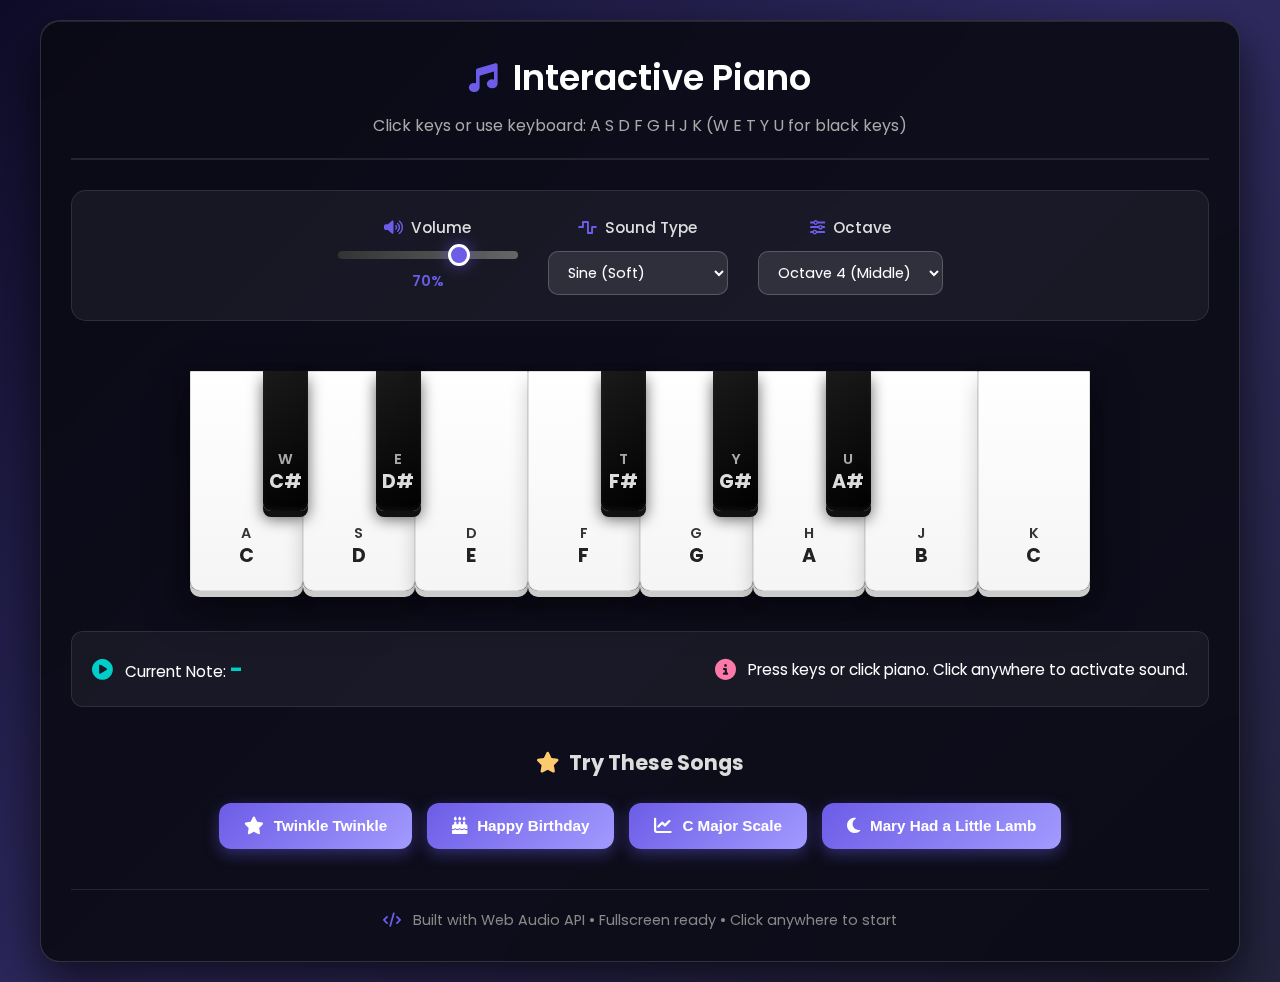
<file: piano/piano.html>
<!doctype html>
<html lang="en">
  <head>
    <meta charset="UTF-8" />
    <meta
      name="viewport"
      content="width=device-width, initial-scale=1.0, maximum-scale=2.0"
    />
    <title>Interactive Piano</title>
    <link rel="stylesheet" href="piano.css" />
    <link
      href="https://fonts.googleapis.com/css2?family=Poppins:wght@300;400;500;600&display=swap"
      rel="stylesheet"
    />
    <link
      rel="stylesheet"
      href="https://cdnjs.cloudflare.com/ajax/libs/font-awesome/6.4.0/css/all.min.css"
    />
  </head>
  <body>
    <div class="piano-container">
      <div class="header">
        <h1><i class="fas fa-music"></i> Interactive Piano</h1>
        <p class="subtitle">
          Click keys or use keyboard: A S D F G H J K (W E T Y U for black keys)
        </p>
      </div>

      <div class="controls">
        <div class="control-group">
          <label for="volume"> <i class="fas fa-volume-up"></i> Volume </label>
          <input type="range" id="volume" min="0" max="100" value="70" />
          <span id="volume-value">70%</span>
        </div>

        <div class="control-group">
          <label for="waveform">
            <i class="fas fa-wave-square"></i> Sound Type
          </label>
          <select id="waveform">
            <option value="sine">Sine (Soft)</option>
            <option value="triangle">Triangle (Bright)</option>
            <option value="sawtooth">Sawtooth (Rich)</option>
            <option value="square">Square (Hollow)</option>
          </select>
        </div>

        <div class="control-group">
          <label for="octave"> <i class="fas fa-sliders-h"></i> Octave </label>
          <select id="octave">
            <option value="3">Octave 3 (Low)</option>
            <option value="4" selected>Octave 4 (Middle)</option>
            <option value="5">Octave 5 (High)</option>
          </select>
        </div>
      </div>

      <!-- PIANO WITH FIXED BLACK KEY POSITIONS -->
      <div class="piano-wrapper">
        <div class="piano">
          <!-- White Keys -->
          <div class="white-keys">
            <div class="key white" data-note="C" data-key="a">
              <div class="key-label">
                A<br /><span class="note-name">C</span>
              </div>
            </div>
            <div class="key white" data-note="D" data-key="s">
              <div class="key-label">
                S<br /><span class="note-name">D</span>
              </div>
            </div>
            <div class="key white" data-note="E" data-key="d">
              <div class="key-label">
                D<br /><span class="note-name">E</span>
              </div>
            </div>
            <div class="key white" data-note="F" data-key="f">
              <div class="key-label">
                F<br /><span class="note-name">F</span>
              </div>
            </div>
            <div class="key white" data-note="G" data-key="g">
              <div class="key-label">
                G<br /><span class="note-name">G</span>
              </div>
            </div>
            <div class="key white" data-note="A" data-key="h">
              <div class="key-label">
                H<br /><span class="note-name">A</span>
              </div>
            </div>
            <div class="key white" data-note="B" data-key="j">
              <div class="key-label">
                J<br /><span class="note-name">B</span>
              </div>
            </div>
            <div class="key white" data-note="C" data-key="k" data-octave="5">
              <div class="key-label">
                K<br /><span class="note-name">C</span>
              </div>
            </div>
          </div>

          <!-- Black Keys Container -->
          <div class="black-keys-container">
            <div class="key black" data-note="C#" data-key="w">
              <div class="key-label">
                W<br /><span class="note-name">C#</span>
              </div>
            </div>
            <div class="key black" data-note="D#" data-key="e">
              <div class="key-label">
                E<br /><span class="note-name">D#</span>
              </div>
            </div>
            <div class="key black" data-note="F#" data-key="t">
              <div class="key-label">
                T<br /><span class="note-name">F#</span>
              </div>
            </div>
            <div class="key black" data-note="G#" data-key="y">
              <div class="key-label">
                Y<br /><span class="note-name">G#</span>
              </div>
            </div>
            <div class="key black" data-note="A#" data-key="u">
              <div class="key-label">
                U<br /><span class="note-name">A#</span>
              </div>
            </div>
          </div>
        </div>
      </div>

      <div class="info-panel">
        <div class="current-note">
          <i class="fas fa-play-circle"></i>
          <span>Current Note: <strong id="current-note">-</strong></span>
        </div>
        <div class="instructions">
          <i class="fas fa-info-circle"></i>
          <span
            >Press keys or click piano. Click anywhere to activate sound.</span
          >
        </div>
      </div>

      <div class="demo-songs">
        <h3><i class="fas fa-star"></i> Try These Songs</h3>
        <div class="song-buttons">
          <button class="song-btn" data-song="twinkle">
            <i class="fas fa-star"></i> Twinkle Twinkle
          </button>
          <button class="song-btn" data-song="happy">
            <i class="fas fa-birthday-cake"></i> Happy Birthday
          </button>
          <button class="song-btn" data-song="scale">
            <i class="fas fa-chart-line"></i> C Major Scale
          </button>
          <button class="song-btn" data-song="mary">
            <i class="fas fa-moon"></i> Mary Had a Little Lamb
          </button>
        </div>
      </div>

      <div class="footer">
        <p>
          <i class="fas fa-code"></i> Built with Web Audio API • Fullscreen
          ready • Click anywhere to start
        </p>
      </div>
    </div>

    <script src="piano.js"></script>
  </body>
</html>
</file>
<file: piano/piano.css>
/* Reset & Base Styles */
* {
  margin: 0;
  padding: 0;
  box-sizing: border-box;
}

body {
  font-family: "Poppins", sans-serif;
  background: linear-gradient(135deg, #0f0c29, #302b63, #24243e);
  color: #fff;
  min-height: 100vh;
  display: flex;
  justify-content: center;
  align-items: center;
  padding: 20px;
  overflow-x: hidden;
}

.piano-container {
  max-width: 1200px;
  width: 100%;
  background: rgba(10, 10, 20, 0.9);
  backdrop-filter: blur(20px);
  border-radius: 20px;
  padding: 30px;
  box-shadow:
    0 20px 50px rgba(0, 0, 0, 0.7),
    inset 0 1px 0 rgba(255, 255, 255, 0.1);
  border: 1px solid rgba(255, 255, 255, 0.15);
}

/* Header */
.header {
  text-align: center;
  margin-bottom: 30px;
  padding-bottom: 20px;
  border-bottom: 2px solid rgba(255, 255, 255, 0.1);
}

.header h1 {
  font-size: 2.2rem;
  font-weight: 600;
  margin-bottom: 10px;
  color: #fff;
  display: flex;
  align-items: center;
  justify-content: center;
  gap: 15px;
}

.header h1 i {
  color: #6c5ce7;
  font-size: 1.8rem;
}

.subtitle {
  color: #aaa;
  font-size: 1rem;
  line-height: 1.5;
}

/* Controls */
.controls {
  display: flex;
  justify-content: center;
  gap: 30px;
  margin-bottom: 40px;
  background: rgba(255, 255, 255, 0.05);
  padding: 25px;
  border-radius: 15px;
  border: 1px solid rgba(255, 255, 255, 0.1);
  flex-wrap: wrap;
}

.control-group {
  display: flex;
  flex-direction: column;
  align-items: center;
  gap: 12px;
  min-width: 180px;
}

.control-group label {
  font-weight: 500;
  color: #ddd;
  font-size: 0.95rem;
  display: flex;
  align-items: center;
  gap: 8px;
}

.control-group label i {
  color: #6c5ce7;
}

.control-group input[type="range"] {
  width: 100%;
  height: 8px;
  -webkit-appearance: none;
  background: linear-gradient(to right, #333, #666);
  border-radius: 10px;
  outline: none;
  cursor: pointer;
}

.control-group input[type="range"]::-webkit-slider-thumb {
  -webkit-appearance: none;
  width: 22px;
  height: 22px;
  border-radius: 50%;
  background: #6c5ce7;
  cursor: pointer;
  border: 3px solid white;
  box-shadow: 0 0 15px rgba(108, 92, 231, 0.6);
  transition: all 0.2s ease;
}

.control-group input[type="range"]::-webkit-slider-thumb:hover {
  transform: scale(1.1);
  box-shadow: 0 0 20px rgba(108, 92, 231, 0.8);
}

#volume-value {
  color: #6c5ce7;
  font-weight: 600;
  font-size: 0.9rem;
}

.control-group select {
  width: 100%;
  padding: 10px 15px;
  border-radius: 10px;
  background: rgba(255, 255, 255, 0.1);
  border: 1px solid rgba(255, 255, 255, 0.2);
  color: white;
  font-family: "Poppins", sans-serif;
  font-size: 0.9rem;
  cursor: pointer;
  outline: none;
  transition: all 0.3s ease;
}

.control-group select:focus {
  border-color: #6c5ce7;
  box-shadow: 0 0 15px rgba(108, 92, 231, 0.4);
}

.control-group select option {
  background: #1a1a2e;
  color: white;
}

/* Piano Container */
.piano-wrapper {
  position: relative;
  width: 100%;
  display: flex;
  justify-content: center;
  margin: 0 auto;
  padding: 10px 0;
}

/* Piano */
.piano {
  position: relative;
  width: 100%;
  max-width: 900px;
  height: 220px;
  background: #111;
  border-radius: 15px 15px 0 0;
  box-shadow:
    inset 0 -5px 20px rgba(0, 0, 0, 0.8),
    0 15px 40px rgba(0, 0, 0, 0.5);
  display: flex;
}

/* White Keys Container */
.white-keys {
  display: flex;
  width: 100%;
  height: 100%;
  position: relative;
}

/* White Keys */
.key.white {
  flex: 1;
  height: 100%;
  background: linear-gradient(to bottom, #fff 0%, #f5f5f5 100%);
  border: 1px solid #e0e0e0;
  border-radius: 0 0 10px 10px;
  cursor: pointer;
  position: relative;
  z-index: 1;
  transition: all 0.1s cubic-bezier(0.4, 0, 0.2, 1);
  box-shadow:
    0 6px 0 #ccc,
    0 10px 20px rgba(0, 0, 0, 0.2);
}

.key.white:hover {
  background: linear-gradient(to bottom, #f8f8f8 0%, #eee 100%);
}

.key.white.active {
  background: linear-gradient(to bottom, #e8e8e8 0%, #ddd 100%);
  transform: translateY(6px);
  box-shadow:
    0 0 0 #ccc,
    0 3px 10px rgba(0, 0, 0, 0.2);
}

.key-label {
  position: absolute;
  bottom: 20px;
  left: 0;
  right: 0;
  text-align: center;
  color: #333;
  font-weight: 600;
  font-size: 0.9rem;
  line-height: 1.4;
  user-select: none;
}

.note-name {
  display: block;
  font-size: 1.2rem;
  font-weight: 700;
  color: #222;
}

/* Black Keys Container - Fixed Positioning */
.black-keys-container {
  position: absolute;
  top: 0;
  left: 0;
  right: 0;
  height: 140px;
  display: flex;
  pointer-events: none;
  z-index: 2;
}

/* Black Keys */
.key.black {
  position: absolute;
  width: 45px;
  height: 140px;
  background: linear-gradient(145deg, #1a1a1a 0%, #000 100%);
  border-radius: 0 0 8px 8px;
  cursor: pointer;
  pointer-events: auto;
  transition: all 0.1s cubic-bezier(0.4, 0, 0.2, 1);
  box-shadow:
    inset 0 -3px 5px rgba(255, 255, 255, 0.05),
    0 6px 0 #111,
    0 8px 15px rgba(0, 0, 0, 0.6);
}

.key.black:hover {
  background: linear-gradient(145deg, #222 0%, #111 100%);
}

.key.black.active {
  background: linear-gradient(145deg, #2a2a2a 0%, #1a1a1a 100%);
  transform: translateY(6px);
  box-shadow:
    inset 0 -1px 3px rgba(255, 255, 255, 0.05),
    0 0 0 #111,
    0 3px 10px rgba(0, 0, 0, 0.4);
}

.key.black .key-label {
  color: #aaa;
  bottom: 15px;
}

.key.black .note-name {
  color: #ddd;
}

/* FIXED BLACK KEY POSITIONS - Based on white key positions */
.key.black[data-key="w"] {
  left: calc((100% / 8) * 0.85 - 22.5px);
}

.key.black[data-key="e"] {
  left: calc((100% / 8) * 1.85 - 22.5px);
}

.key.black[data-key="t"] {
  left: calc((100% / 8) * 3.85 - 22.5px);
}

.key.black[data-key="y"] {
  left: calc((100% / 8) * 4.85 - 22.5px);
}

.key.black[data-key="u"] {
  left: calc((100% / 8) * 5.85 - 22.5px);
}

/* Info Panel */
.info-panel {
  display: flex;
  justify-content: space-between;
  align-items: center;
  background: rgba(255, 255, 255, 0.05);
  padding: 20px;
  border-radius: 12px;
  margin: 30px 0;
  border: 1px solid rgba(255, 255, 255, 0.1);
  flex-wrap: wrap;
  gap: 15px;
}

.current-note,
.instructions {
  display: flex;
  align-items: center;
  gap: 12px;
  font-size: 0.95rem;
}

.current-note i {
  color: #00cec9;
  font-size: 1.3rem;
}

.instructions i {
  color: #fd79a8;
  font-size: 1.3rem;
}

#current-note {
  color: #00cec9;
  font-size: 1.4rem;
  font-weight: 700;
}

/* Demo Songs */
.demo-songs {
  margin-top: 40px;
  text-align: center;
}

.demo-songs h3 {
  margin-bottom: 25px;
  color: #ddd;
  font-size: 1.3rem;
  display: flex;
  align-items: center;
  justify-content: center;
  gap: 10px;
}

.demo-songs h3 i {
  color: #fdcb6e;
}

.song-buttons {
  display: flex;
  justify-content: center;
  flex-wrap: wrap;
  gap: 15px;
}

.song-btn {
  padding: 14px 25px;
  background: linear-gradient(135deg, #6c5ce7, #a29bfe);
  border: none;
  border-radius: 12px;
  color: white;
  font-weight: 600;
  font-size: 0.95rem;
  cursor: pointer;
  transition: all 0.3s ease;
  display: flex;
  align-items: center;
  gap: 10px;
  box-shadow: 0 5px 15px rgba(108, 92, 231, 0.4);
}

.song-btn:hover {
  transform: translateY(-3px);
  box-shadow: 0 8px 25px rgba(108, 92, 231, 0.6);
  background: linear-gradient(135deg, #5a4fcf, #9188fd);
}

.song-btn:active {
  transform: translateY(-1px);
}

.song-btn i {
  font-size: 1.1rem;
}

/* Footer */
.footer {
  text-align: center;
  margin-top: 40px;
  padding-top: 20px;
  border-top: 1px solid rgba(255, 255, 255, 0.1);
  color: #888;
  font-size: 0.9rem;
}

.footer i {
  color: #6c5ce7;
  margin-right: 8px;
}

/* ========== RESPONSIVE DESIGN WITH FIXED BLACK KEYS ========== */

/* Desktop Large */
@media (min-width: 1200px) {
  .piano {
    max-width: 900px;
    height: 220px;
  }

  .key.white {
    height: 220px;
  }

  .black-keys-container {
    height: 140px;
  }

  .key.black {
    width: 45px;
    height: 140px;
  }
}

/* Desktop Medium */
@media (min-width: 992px) and (max-width: 1199px) {
  .piano {
    max-width: 800px;
    height: 200px;
  }

  .key.white {
    height: 200px;
  }

  .black-keys-container {
    height: 130px;
  }

  .key.black {
    width: 40px;
    height: 130px;
  }

  .key.black[data-key="w"] {
    left: calc((100% / 8) * 0.85 - 20px);
  }
  .key.black[data-key="e"] {
    left: calc((100% / 8) * 1.85 - 20px);
  }
  .key.black[data-key="t"] {
    left: calc((100% / 8) * 3.85 - 20px);
  }
  .key.black[data-key="y"] {
    left: calc((100% / 8) * 4.85 - 20px);
  }
  .key.black[data-key="u"] {
    left: calc((100% / 8) * 5.85 - 20px);
  }
}

/* Desktop Small / Tablet Landscape */
@media (min-width: 768px) and (max-width: 991px) {
  .piano {
    max-width: 700px;
    height: 180px;
  }

  .key.white {
    height: 180px;
  }

  .black-keys-container {
    height: 115px;
  }

  .key.black {
    width: 38px;
    height: 115px;
  }

  .key.black[data-key="w"] {
    left: calc((100% / 8) * 0.85 - 19px);
  }
  .key.black[data-key="e"] {
    left: calc((100% / 8) * 1.85 - 19px);
  }
  .key.black[data-key="t"] {
    left: calc((100% / 8) * 3.85 - 19px);
  }
  .key.black[data-key="y"] {
    left: calc((100% / 8) * 4.85 - 19px);
  }
  .key.black[data-key="u"] {
    left: calc((100% / 8) * 5.85 - 19px);
  }

  .key-label {
    bottom: 15px;
    font-size: 0.8rem;
  }

  .note-name {
    font-size: 1rem;
  }
}

/* Tablet Portrait */
@media (min-width: 600px) and (max-width: 767px) {
  .piano {
    max-width: 550px;
    height: 160px;
  }

  .key.white {
    height: 160px;
  }

  .black-keys-container {
    height: 105px;
  }

  .key.black {
    width: 35px;
    height: 105px;
  }

  .key.black[data-key="w"] {
    left: calc((100% / 8) * 0.85 - 17.5px);
  }
  .key.black[data-key="e"] {
    left: calc((100% / 8) * 1.85 - 17.5px);
  }
  .key.black[data-key="t"] {
    left: calc((100% / 8) * 3.85 - 17.5px);
  }
  .key.black[data-key="y"] {
    left: calc((100% / 8) * 4.85 - 17.5px);
  }
  .key.black[data-key="u"] {
    left: calc((100% / 8) * 5.85 - 17.5px);
  }

  .key-label {
    bottom: 12px;
    font-size: 0.75rem;
  }

  .note-name {
    font-size: 0.9rem;
  }
}

/* Mobile Large */
@media (min-width: 480px) and (max-width: 599px) {
  .piano {
    max-width: 480px;
    height: 150px;
  }

  .key.white {
    height: 150px;
  }

  .black-keys-container {
    height: 95px;
  }

  .key.black {
    width: 32px;
    height: 95px;
  }

  .key.black[data-key="w"] {
    left: calc((100% / 8) * 0.85 - 16px);
  }
  .key.black[data-key="e"] {
    left: calc((100% / 8) * 1.85 - 16px);
  }
  .key.black[data-key="t"] {
    left: calc((100% / 8) * 3.85 - 16px);
  }
  .key.black[data-key="y"] {
    left: calc((100% / 8) * 4.85 - 16px);
  }
  .key.black[data-key="u"] {
    left: calc((100% / 8) * 5.85 - 16px);
  }

  .key-label {
    bottom: 10px;
    font-size: 0.7rem;
  }

  .note-name {
    font-size: 0.8rem;
  }

  .controls {
    flex-direction: column;
    align-items: center;
    gap: 20px;
  }

  .control-group {
    width: 100%;
    max-width: 250px;
  }

  .song-buttons {
    flex-direction: column;
    align-items: center;
  }

  .song-btn {
    width: 100%;
    max-width: 250px;
    justify-content: center;
  }
}

/* Mobile Small */
@media (max-width: 479px) {
  .piano-container {
    padding: 20px 15px;
  }

  .piano {
    max-width: 100%;
    height: 130px;
  }

  .key.white {
    height: 130px;
  }

  .black-keys-container {
    height: 85px;
  }

  .key.black {
    width: 28px;
    height: 85px;
  }

  .key.black[data-key="w"] {
    left: calc((100% / 8) * 0.85 - 14px);
  }
  .key.black[data-key="e"] {
    left: calc((100% / 8) * 1.85 - 14px);
  }
  .key.black[data-key="t"] {
    left: calc((100% / 8) * 3.85 - 14px);
  }
  .key.black[data-key="y"] {
    left: calc((100% / 8) * 4.85 - 14px);
  }
  .key.black[data-key="u"] {
    left: calc((100% / 8) * 5.85 - 14px);
  }

  .key-label {
    bottom: 8px;
    font-size: 0.65rem;
  }

  .note-name {
    font-size: 0.7rem;
  }

  .header h1 {
    font-size: 1.5rem;
  }

  .subtitle {
    font-size: 0.85rem;
  }

  .controls {
    flex-direction: column;
    align-items: center;
    gap: 15px;
    padding: 20px;
  }

  .control-group {
    width: 100%;
    max-width: 200px;
  }

  .info-panel {
    flex-direction: column;
    align-items: flex-start;
  }

  .song-buttons {
    flex-direction: column;
    align-items: center;
    gap: 10px;
  }

  .song-btn {
    width: 100%;
    max-width: 220px;
    justify-content: center;
    padding: 12px 20px;
  }
}

/* Extra Small Devices */
@media (max-width: 360px) {
  .piano {
    height: 110px;
  }

  .key.white {
    height: 110px;
  }

  .black-keys-container {
    height: 70px;
  }

  .key.black {
    width: 24px;
    height: 70px;
  }

  .key.black[data-key="w"] {
    left: calc((100% / 8) * 0.85 - 12px);
  }
  .key.black[data-key="e"] {
    left: calc((100% / 8) * 1.85 - 12px);
  }
  .key.black[data-key="t"] {
    left: calc((100% / 8) * 3.85 - 12px);
  }
  .key.black[data-key="y"] {
    left: calc((100% / 8) * 4.85 - 12px);
  }
  .key.black[data-key="u"] {
    left: calc((100% / 8) * 5.85 - 12px);
  }
}
</file>
